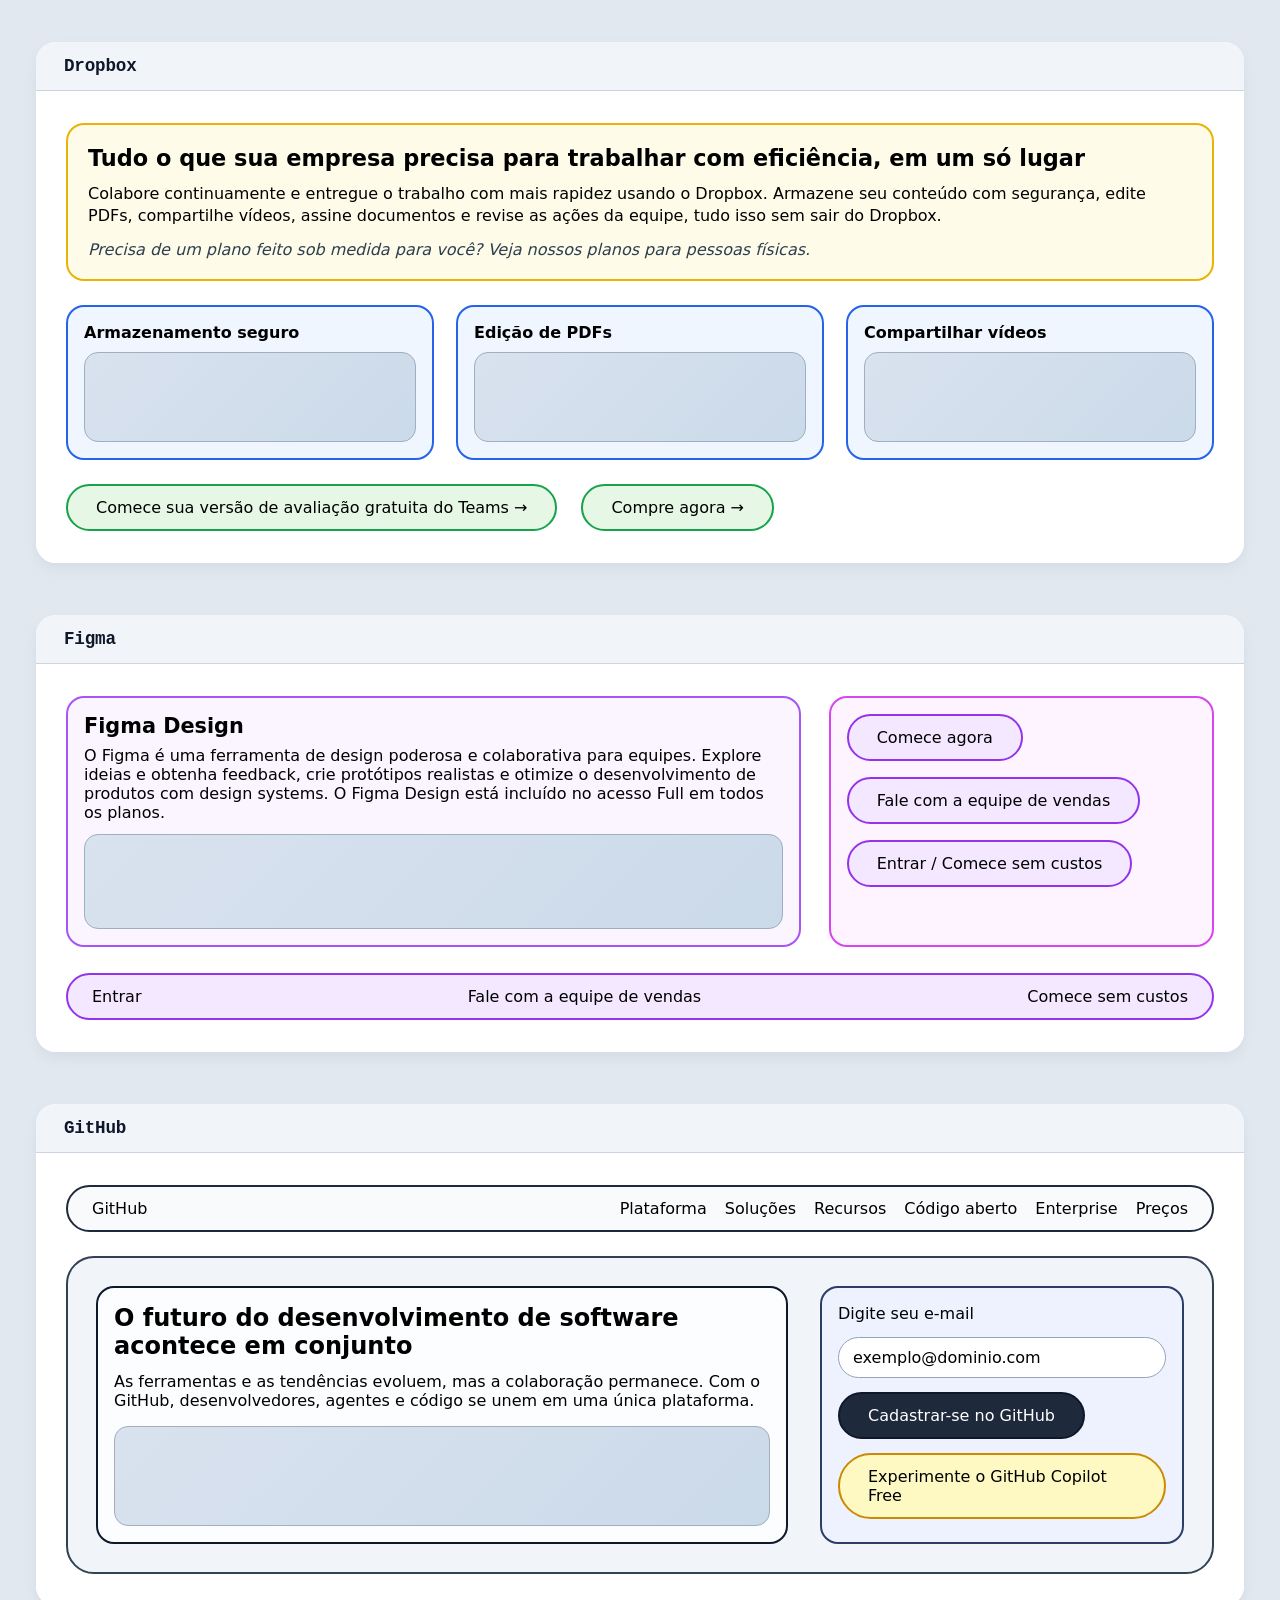
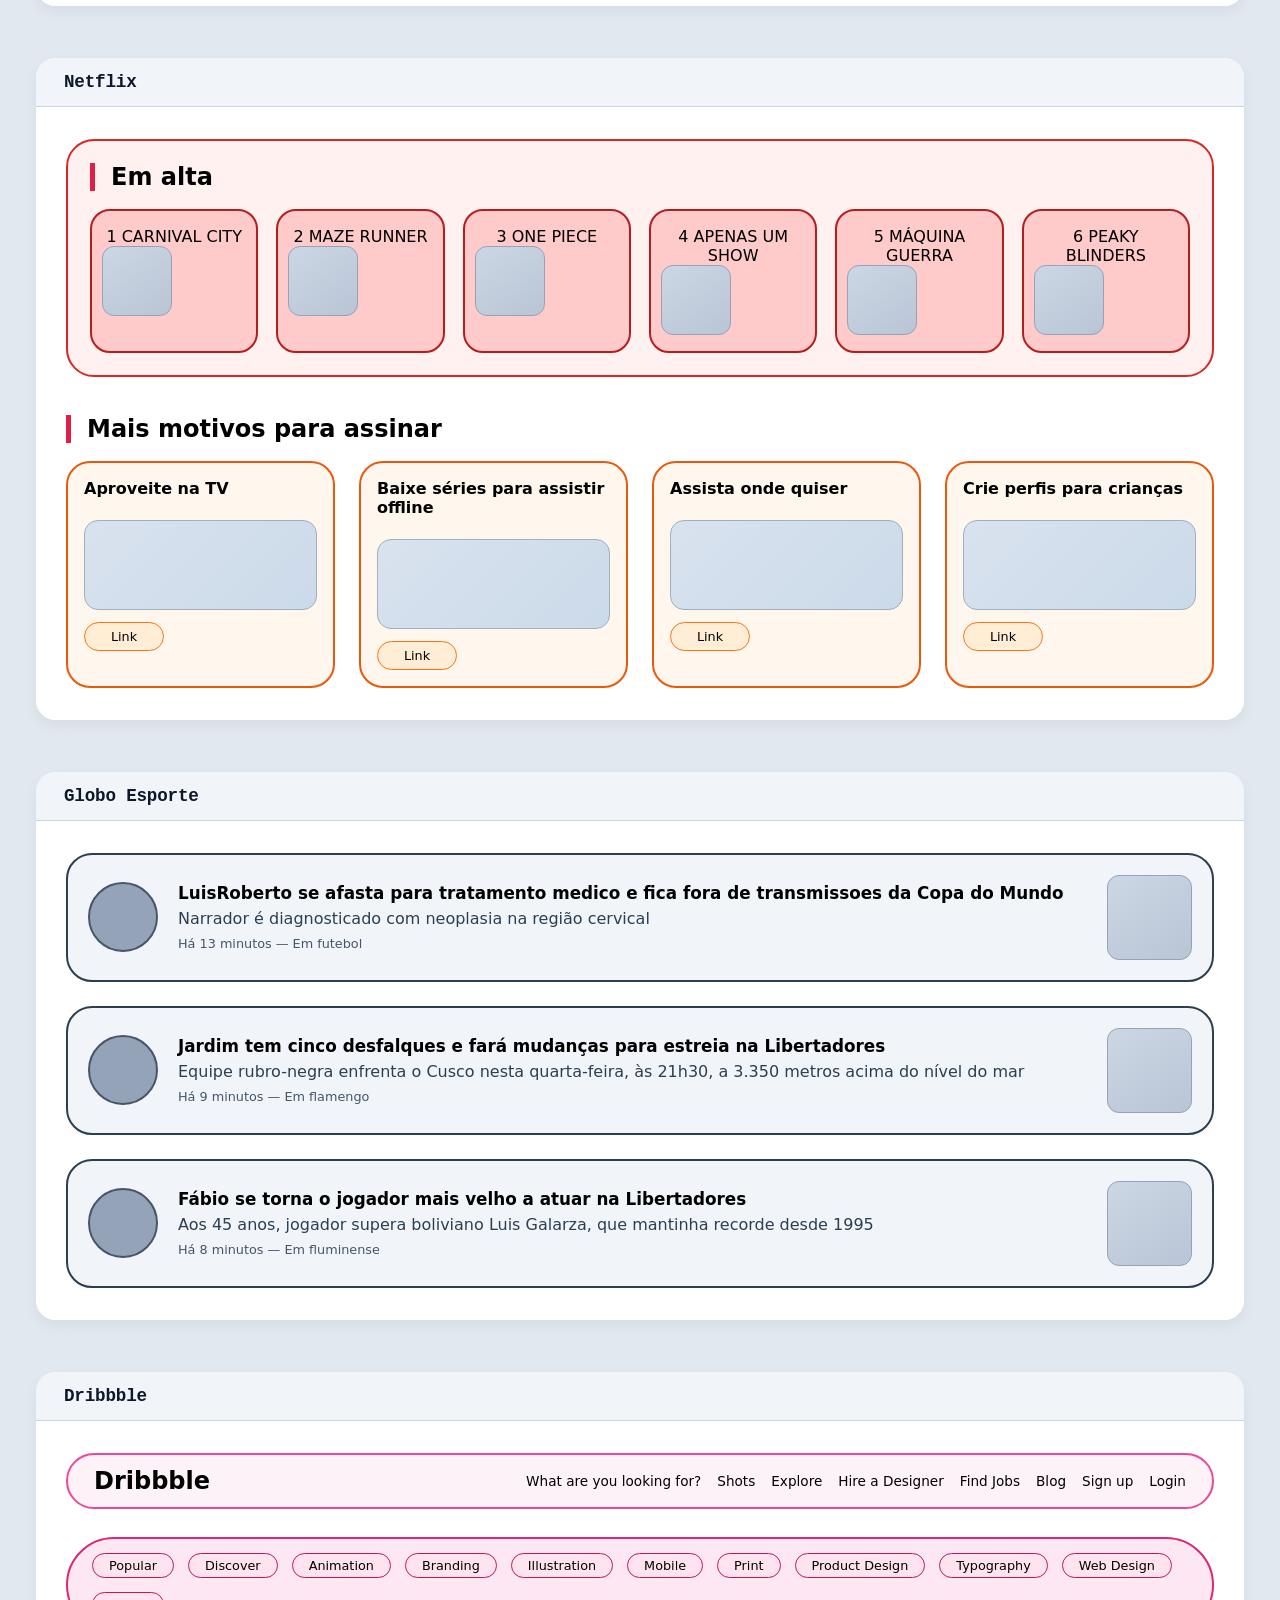
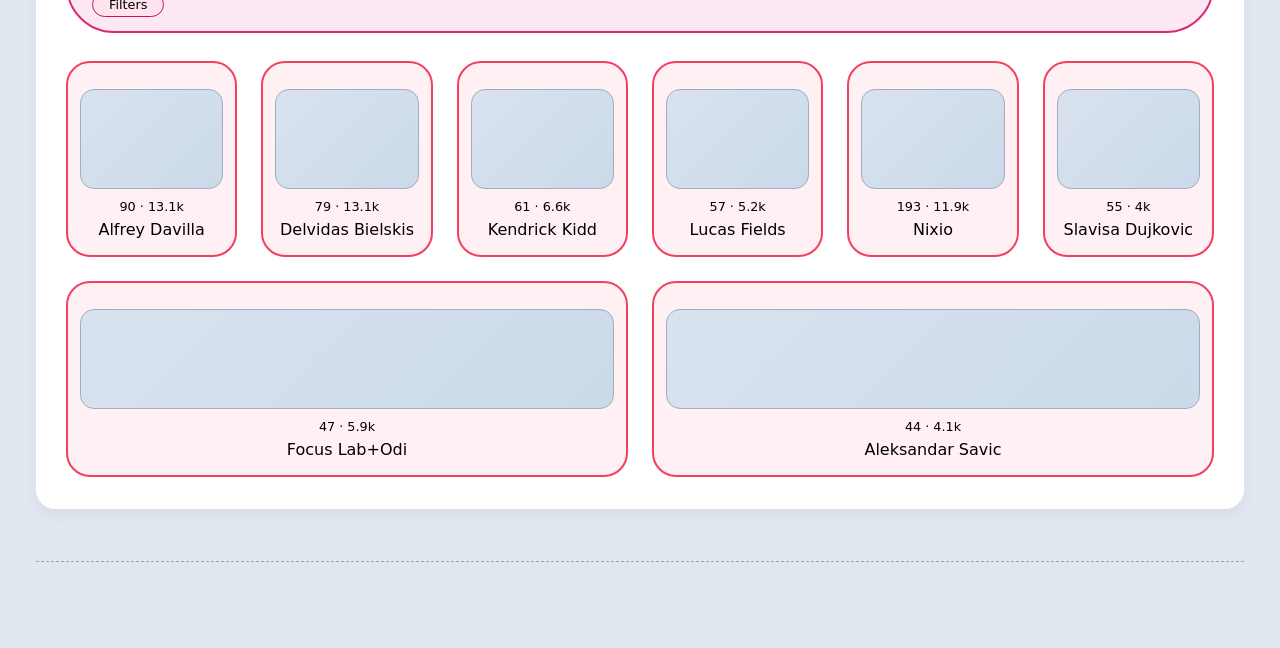
<file: Atividade3/index.html>
<!DOCTYPE html>
<html lang="pt-BR">
<head>
  <meta charset="UTF-8">
  <meta name="viewport" content="width=device-width, initial-scale=1.0">
  <title>Estrutura de Layouts</title>
  <link rel="stylesheet" href="main.css">
</head>
<body>

  <div class="projeto-layout">
    <div class="cabecalho-layout">
      Dropbox
    </div>
    <div class="area-demo">
      <div class="dropbox-estrutura">
        <div class="bloco-titulo">
          <div class="titulo-principal">Tudo o que sua empresa precisa para trabalhar com eficiência, em um só lugar</div>
          <div class="descricao-base">Colabore continuamente e entregue o trabalho com mais rapidez usando o Dropbox. Armazene seu conteúdo com segurança, edite PDFs, compartilhe vídeos, assine documentos e revise as ações da equipe, tudo isso sem sair do Dropbox.</div>
          <div class="chamada-plano">Precisa de um plano feito sob medida para você? Veja nossos planos para pessoas físicas.</div>
        </div>
        <div class="grade-recursos">
          <div class="cartao-recurso">
            <strong>Armazenamento seguro</strong>
            <div class="img-generica"></div>
          </div>
          <div class="cartao-recurso">
            <strong>Edição de PDFs</strong>
            <div class="img-generica"></div>
          </div>
          <div class="cartao-recurso">
            <strong>Compartilhar vídeos</strong>
            <div class="img-generica"></div>
          </div>
        </div>
        <div class="grupo-botoes">
          <div class="botao-slot">Comece sua versão de avaliação gratuita do Teams →</div>
          <div class="botao-slot">Compre agora →</div>
        </div>
      </div>
    </div>
  </div>

  <div class="projeto-layout">
    <div class="cabecalho-layout">
      Figma
    </div>
    <div class="area-demo">
      <div class="figma-container">
        <div class="figma-principal">
          <div class="figma-descricao">
            <div class="figma-titulo">Figma Design</div>
            <div class="figma-texto">O Figma é uma ferramenta de design poderosa e colaborativa para equipes. Explore ideias e obtenha feedback, crie protótipos realistas e otimize o desenvolvimento de produtos com design systems. O Figma Design está incluído no acesso Full em todos os planos.</div>
            <div class="img-generica" style="height: 95px;"></div>
          </div>
          <div class="figma-acoes">
            <div class="botao-slot secundario">Comece agora</div>
            <div class="botao-slot secundario">Fale com a equipe de vendas</div>
            <div class="botao-slot secundario">Entrar / Comece sem custos</div>
          </div>
        </div>
        <div class="figma-barra">
          <span>Entrar</span>
          <span>Fale com a equipe de vendas</span>
          <span>Comece sem custos</span>
        </div>
      </div>
    </div>
  </div>

  <div class="projeto-layout">
    <div class="cabecalho-layout">
      GitHub
    </div>
    <div class="area-demo">
      <div class="github-estrutura">
        <div class="github-nav">
          <div class="logo-github">GitHub</div>
          <div class="nav-links">
            <span>Plataforma</span> <span>Soluções</span> <span>Recursos</span> <span>Código aberto</span> <span>Enterprise</span> <span>Preços</span>
          </div>
        </div>
        <div class="github-hero">
          <div class="hero-conteudo">
            <div class="hero-titulo">O futuro do desenvolvimento de software acontece em conjunto</div>
            <div class="hero-texto">As ferramentas e as tendências evoluem, mas a colaboração permanece. Com o GitHub, desenvolvedores, agentes e código se unem em uma única plataforma.</div>
            <div class="img-generica" style="height: 100px;"></div>
          </div>
          <div class="hero-formulario">
            <div class="label-email">Digite seu e-mail</div>
            <div class="campo-email-simulado">exemplo@dominio.com</div>
            <div class="botao-slot escuro">Cadastrar-se no GitHub</div>
            <div class="botao-slot claro">Experimente o GitHub Copilot Free</div>
          </div>
        </div>
      </div>
    </div>
  </div>

  <div class="projeto-layout">
    <div class="cabecalho-layout">
      Netflix
    </div>
    <div class="area-demo">
      <div class="netflix-bloco">
        <div class="secao-em-alta">
          <div class="titulo-secao">Em alta</div>
          <div class="linha-cards">
            <div class="card-trend"><span>1</span> CARNIVAL CITY<div class="img-pequena"></div></div>
            <div class="card-trend"><span>2</span> MAZE RUNNER<div class="img-pequena"></div></div>
            <div class="card-trend"><span>3</span> ONE PIECE<div class="img-pequena"></div></div>
            <div class="card-trend"><span>4</span> APENAS UM SHOW<div class="img-pequena"></div></div>
            <div class="card-trend"><span>5</span> MÁQUINA GUERRA<div class="img-pequena"></div></div>
            <div class="card-trend"><span>6</span> PEAKY BLINDERS<div class="img-pequena"></div></div>
          </div>
        </div>
        <div class="secao-motivos">
          <div class="titulo-secao">Mais motivos para assinar</div>
          <div class="grade-motivos">
            <div class="motivo-card">
              <div class="motivo-titulo">Aproveite na TV</div>
              <div class="img-generica" style="height: 75px;"></div>
              <div class="link-simulado">Link</div>
            </div>
            <div class="motivo-card">
              <div class="motivo-titulo">Baixe séries para assistir offline</div>
              <div class="img-generica" style="height: 75px;"></div>
              <div class="link-simulado">Link</div>
            </div>
            <div class="motivo-card">
              <div class="motivo-titulo">Assista onde quiser</div>
              <div class="img-generica" style="height: 75px;"></div>
              <div class="link-simulado">Link</div>
            </div>
            <div class="motivo-card">
              <div class="motivo-titulo">Crie perfis para crianças</div>
              <div class="img-generica" style="height: 75px;"></div>
              <div class="link-simulado">Link</div>
            </div>
          </div>
        </div>
      </div>
    </div>
  </div>

  <div class="projeto-layout">
    <div class="cabecalho-layout">
      Globo Esporte
    </div>
    <div class="area-demo">
      <div class="globo-noticias">
        <div class="noticia-item">
          <div class="avatar-circular"></div>
          <div class="noticia-corpo">
            <div class="noticia-titulo">LuisRoberto se afasta para tratamento medico e fica fora de transmissoes da Copa do Mundo</div>
            <div class="noticia-resumo">Narrador é diagnosticado com neoplasia na região cervical</div>
            <div class="info-meta">Há 13 minutos — Em futebol</div>
          </div>
          <div class="img-pequena" style="width: 85px; height: 85px;"></div>
        </div>
        <div class="noticia-item">
          <div class="avatar-circular"></div>
          <div class="noticia-corpo">
            <div class="noticia-titulo">Jardim tem cinco desfalques e fará mudanças para estreia na Libertadores</div>
            <div class="noticia-resumo">Equipe rubro-negra enfrenta o Cusco nesta quarta-feira, às 21h30, a 3.350 metros acima do nível do mar</div>
            <div class="info-meta">Há 9 minutos — Em flamengo</div>
          </div>
          <div class="img-pequena" style="width: 85px; height: 85px;"></div>
        </div>
        <div class="noticia-item">
          <div class="avatar-circular"></div>
          <div class="noticia-corpo">
            <div class="noticia-titulo">Fábio se torna o jogador mais velho a atuar na Libertadores</div>
            <div class="noticia-resumo">Aos 45 anos, jogador supera boliviano Luis Galarza, que mantinha recorde desde 1995</div>
            <div class="info-meta">Há 8 minutos — Em fluminense</div>
          </div>
          <div class="img-pequena" style="width: 85px; height: 85px;"></div>
        </div>
      </div>
    </div>
  </div>

  <div class="projeto-layout">
    <div class="cabecalho-layout">
      Dribbble
    </div>
    <div class="area-demo">
      <div class="dribbble-container">
        <div class="dribbble-header">
          <div class="logo-dribbble">Dribbble</div>
          <div class="menu-links">
            <span>What are you looking for?</span> <span>Shots</span> <span>Explore</span> <span>Hire a Designer</span> <span>Find Jobs</span> <span>Blog</span> <span>Sign up</span> <span>Login</span>
          </div>
        </div>
        <div class="filtros-linha">
          <span class="filtro">Popular</span> <span class="filtro">Discover</span> <span class="filtro">Animation</span> <span class="filtro">Branding</span> <span class="filtro">Illustration</span>
          <span class="filtro">Mobile</span> <span class="filtro">Print</span> <span class="filtro">Product Design</span> <span class="filtro">Typography</span> <span class="filtro">Web Design</span> <span class="filtro">Filters</span>
        </div>
        <div class="galeria-grid">
          <div class="card-shot"><div class="img-generica" style="height: 100px;"></div><div class="stats">90 · 13.1k</div><div>Alfrey Davilla</div></div>
          <div class="card-shot"><div class="img-generica" style="height: 100px;"></div><div class="stats">79 · 13.1k</div><div>Delvidas Bielskis</div></div>
          <div class="card-shot"><div class="img-generica" style="height: 100px;"></div><div class="stats">61 · 6.6k</div><div>Kendrick Kidd</div></div>
          <div class="card-shot"><div class="img-generica" style="height: 100px;"></div><div class="stats">57 · 5.2k</div><div>Lucas Fields</div></div>
          <div class="card-shot"><div class="img-generica" style="height: 100px;"></div><div class="stats">193 · 11.9k</div><div>Nixio</div></div>
          <div class="card-shot"><div class="img-generica" style="height: 100px;"></div><div class="stats">55 · 4k</div><div>Slavisa Dujkovic</div></div>
          <div class="card-shot"><div class="img-generica" style="height: 100px;"></div><div class="stats">47 · 5.9k</div><div>Focus Lab+Odi</div></div>
          <div class="card-shot"><div class="img-generica" style="height: 100px;"></div><div class="stats">44 · 4.1k</div><div>Aleksandar Savic</div></div>
        </div>
      </div>
    </div>
  </div>

  <div class="rodape-info">
  </div>
</body>
</html>
</file>
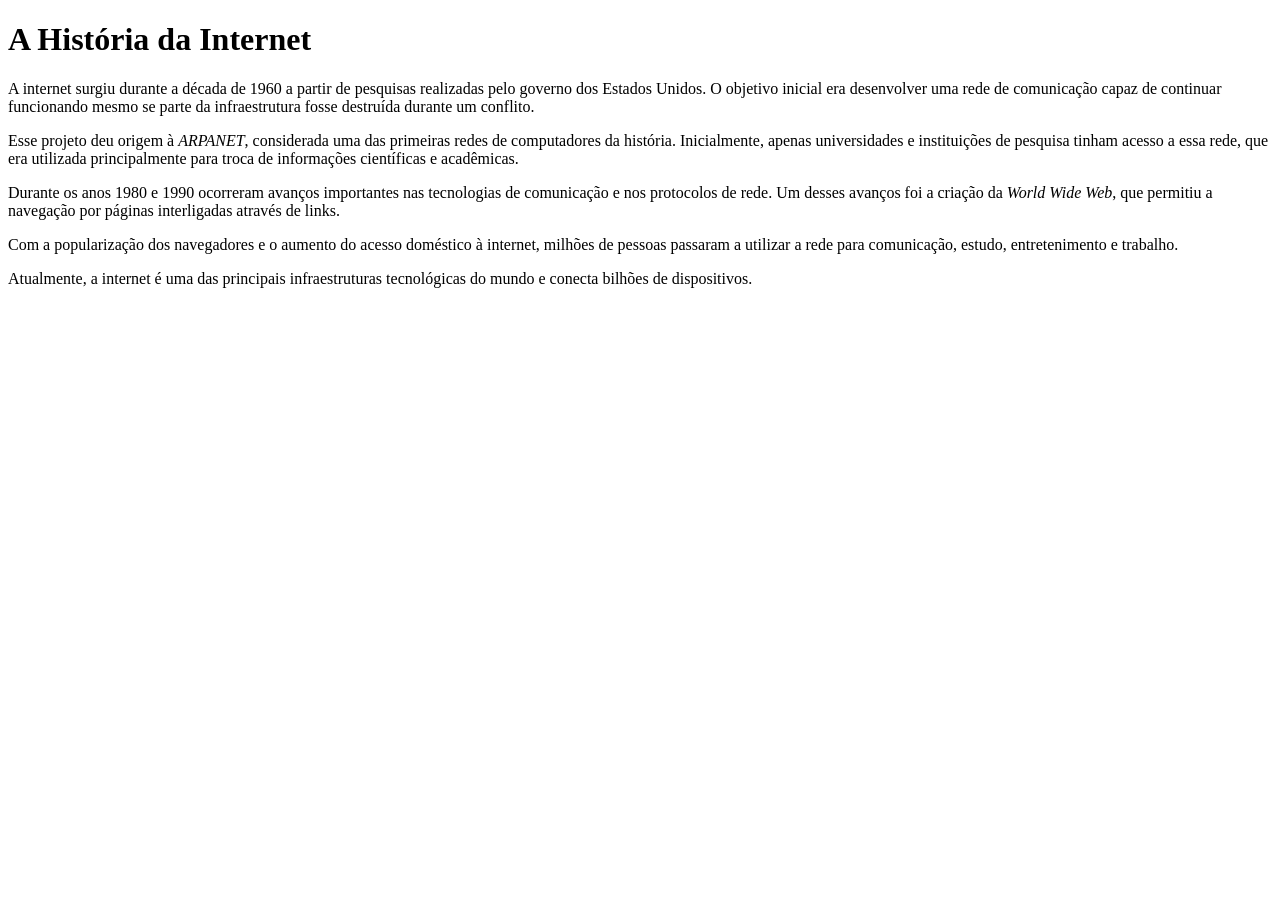
<file: Ex1.html>
<!doctype html>
<html lang="pt-BR">
  <head>
    <meta charset="UTF-8" />
    <meta name="viewport" content="width=device-width, initial-scale=1.0" />
    <title>A História da Internet</title>
  </head>

  <body>
    <h1>A História da Internet</h1>

    <p>
      A internet surgiu durante a década de 1960 a partir de pesquisas realizadas pelo governo dos
      Estados Unidos. O objetivo inicial era desenvolver uma rede de comunicação capaz de continuar
      funcionando mesmo se parte da infraestrutura fosse destruída durante um conflito.
    </p>

    <p>
      Esse projeto deu origem à <em>ARPANET</em>, considerada uma das primeiras redes de
      computadores da história. Inicialmente, apenas universidades e instituições de pesquisa tinham
      acesso a essa rede, que era utilizada principalmente para troca de informações científicas e
      acadêmicas.
    </p>

    <p>
      Durante os anos 1980 e 1990 ocorreram avanços importantes nas tecnologias de comunicação e nos
      protocolos de rede. Um desses avanços foi a criação da <em>World Wide Web</em>, que permitiu a
      navegação por páginas interligadas através de links.
    </p>

    <p>
      Com a popularização dos navegadores e o aumento do acesso doméstico à internet, milhões de
      pessoas passaram a utilizar a rede para comunicação, estudo, entretenimento e trabalho.
    </p>

    <p>
      Atualmente, a internet é uma das principais infraestruturas tecnológicas do mundo e conecta
      bilhões de dispositivos.
    </p>
  </body>
</html>
</file>
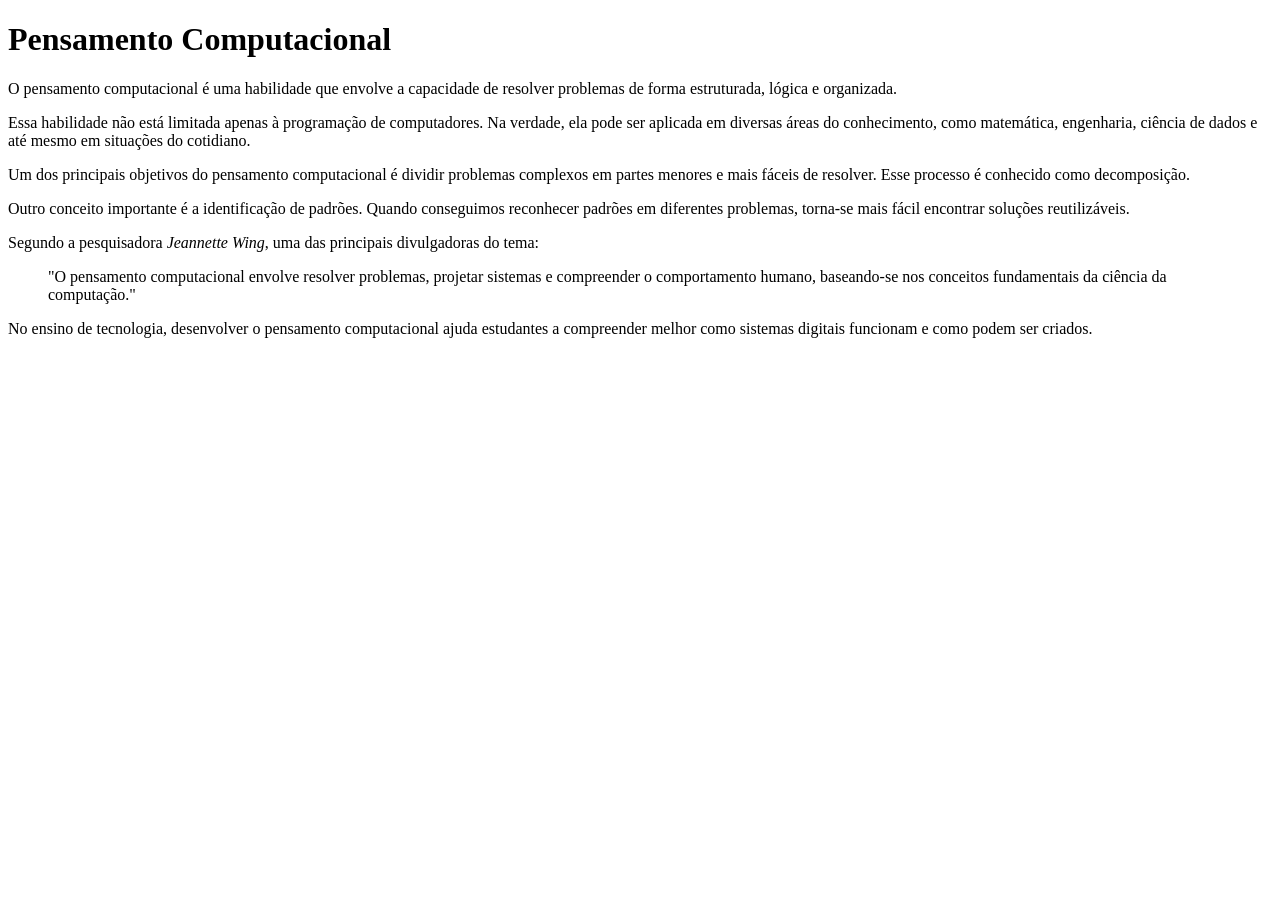
<file: Ex2.html>
<!doctype html>
<html lang="pt-BR">
  <head>
    <meta charset="UTF-8" />
    <meta name="viewport" content="width=device-width, initial-scale=1.0" />
    <title>Pensamento Computacional</title>
  </head>

  <body>
    <h1>Pensamento Computacional</h1>

    <p>
      O pensamento computacional é uma habilidade que envolve a capacidade de resolver problemas de
      forma estruturada, lógica e organizada.
    </p>

    <p>
      Essa habilidade não está limitada apenas à programação de computadores. Na verdade, ela pode
      ser aplicada em diversas áreas do conhecimento, como matemática, engenharia, ciência de dados
      e até mesmo em situações do cotidiano.
    </p>

    <p>
      Um dos principais objetivos do pensamento computacional é dividir problemas complexos em
      partes menores e mais fáceis de resolver. Esse processo é conhecido como decomposição.
    </p>

    <p>
      Outro conceito importante é a identificação de padrões. Quando conseguimos reconhecer padrões
      em diferentes problemas, torna-se mais fácil encontrar soluções reutilizáveis.
    </p>

    <p>
      Segundo a pesquisadora <cite>Jeannette Wing</cite>, uma das principais divulgadoras do tema:
    </p>

    <blockquote>
      "O pensamento computacional envolve resolver problemas, projetar sistemas e compreender o
      comportamento humano, baseando-se nos conceitos fundamentais da ciência da computação."
    </blockquote>

    <p>
      No ensino de tecnologia, desenvolver o pensamento computacional ajuda estudantes a compreender
      melhor como sistemas digitais funcionam e como podem ser criados.
    </p>
  </body>
</html>
</file>
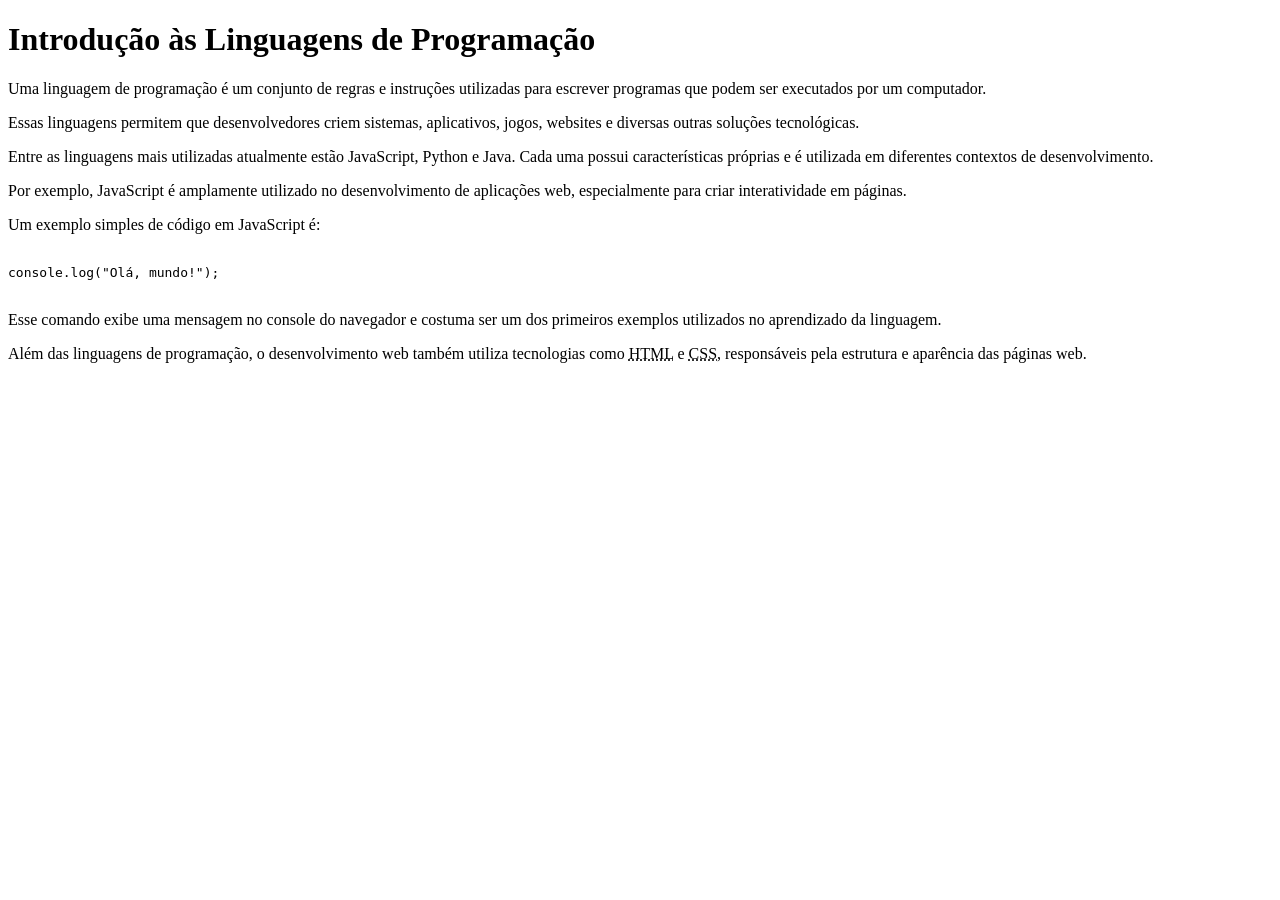
<file: Ex3.html>
<!doctype html>
<html lang="pt-BR">
  <head>
    <meta charset="UTF-8" />
    <meta name="viewport" content="width=device-width, initial-scale=1.0" />
    <title>Introdução às Linguagens de Programação</title>
  </head>

  <body>
    <header>
      <h1>Introdução às Linguagens de Programação</h1>
    </header>

    <main>
      <section>
        <p>
          Uma linguagem de programação é um conjunto de regras e instruções utilizadas para escrever
          programas que podem ser executados por um computador.
        </p>

        <p>
          Essas linguagens permitem que desenvolvedores criem sistemas, aplicativos, jogos, websites
          e diversas outras soluções tecnológicas.
        </p>

        <p>
          Entre as linguagens mais utilizadas atualmente estão JavaScript, Python e Java. Cada uma
          possui características próprias e é utilizada em diferentes contextos de desenvolvimento.
        </p>

        <p>
          Por exemplo, JavaScript é amplamente utilizado no desenvolvimento de aplicações web,
          especialmente para criar interatividade em páginas.
        </p>

        <p>Um exemplo simples de código em JavaScript é:</p>

        <pre><code>
console.log("Olá, mundo!");
        </code></pre>

        <p>
          Esse comando exibe uma mensagem no console do navegador e costuma ser um dos primeiros
          exemplos utilizados no aprendizado da linguagem.
        </p>

        <p>
          Além das linguagens de programação, o desenvolvimento web também utiliza tecnologias como
          <abbr title="HyperText Markup Language">HTML</abbr>
          e
          <abbr title="Cascading Style Sheets">CSS</abbr>, responsáveis pela estrutura e aparência
          das páginas web.
        </p>
      </section>
    </main>
  </body>
</html>
</file>
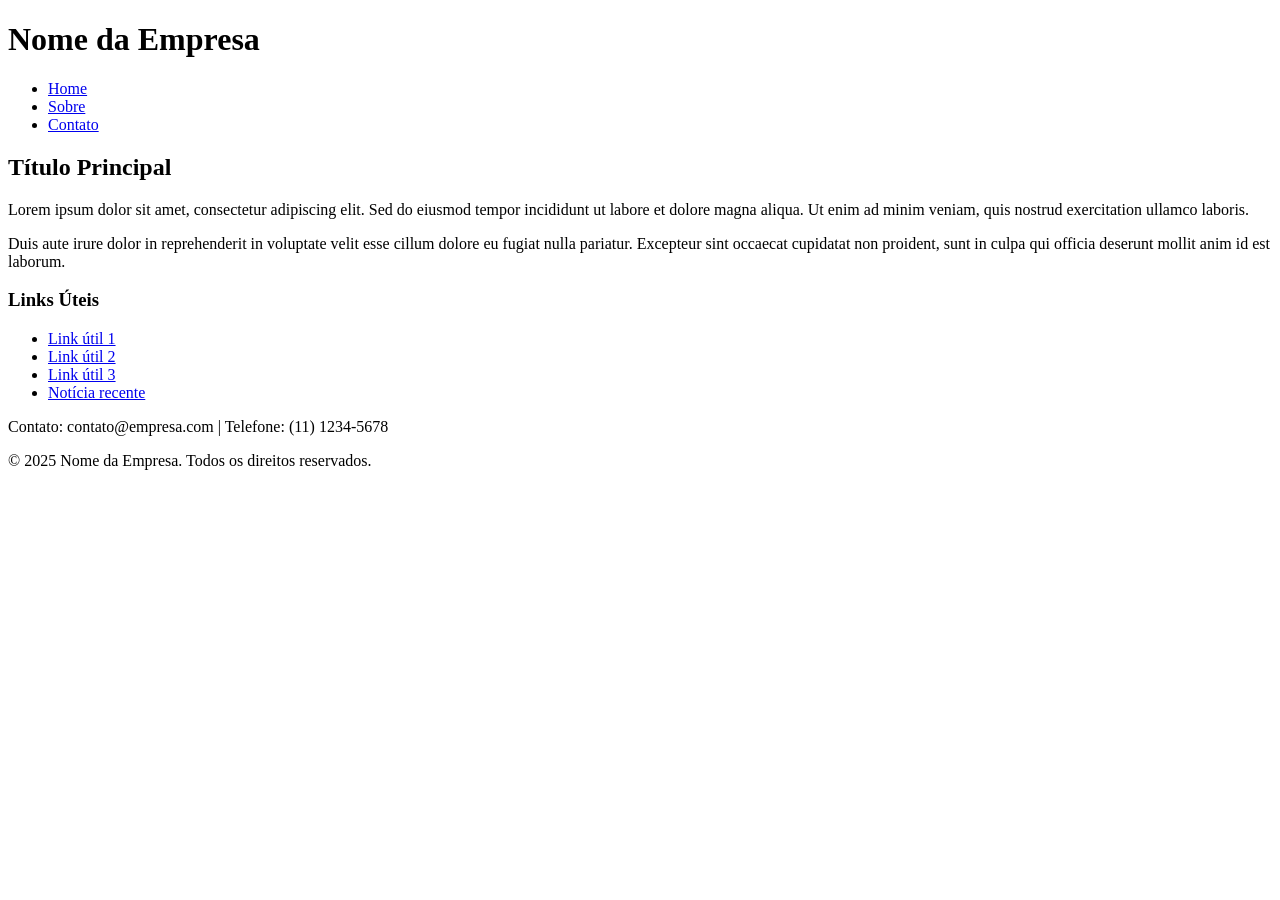
<file: Atividade 2/Exercicio1.html>
<!doctype html>
<html lang="pt-BR">
  <head>
    <meta charset="UTF-8" />
    <meta name="viewport" content="width=device-width, initial-scale=1.0" />
    <title>Site Institucional</title>
  </head>
  <body>
    <header>
      <h1>Nome da Empresa</h1>
      <nav>
        <ul>
          <li><a href="#">Home</a></li>
          <li><a href="#">Sobre</a></li>
          <li><a href="#">Contato</a></li>
        </ul>
      </nav>
    </header>

    <main>
      <section>
        <h2>Título Principal</h2>
        <p>
          Lorem ipsum dolor sit amet, consectetur adipiscing elit. Sed do
          eiusmod tempor incididunt ut labore et dolore magna aliqua. Ut enim ad
          minim veniam, quis nostrud exercitation ullamco laboris.
        </p>
        <p>
          Duis aute irure dolor in reprehenderit in voluptate velit esse cillum
          dolore eu fugiat nulla pariatur. Excepteur sint occaecat cupidatat non
          proident, sunt in culpa qui officia deserunt mollit anim id est
          laborum.
        </p>
      </section>

      <aside>
        <h3>Links Úteis</h3>
        <ul>
          <li><a href="#">Link útil 1</a></li>
          <li><a href="#">Link útil 2</a></li>
          <li><a href="#">Link útil 3</a></li>
          <li><a href="#">Notícia recente</a></li>
        </ul>
      </aside>
    </main>

    <footer>
      <p>Contato: contato@empresa.com | Telefone: (11) 1234-5678</p>
      <p>&copy; 2025 Nome da Empresa. Todos os direitos reservados.</p>
    </footer>
  </body>
</html>
</file>
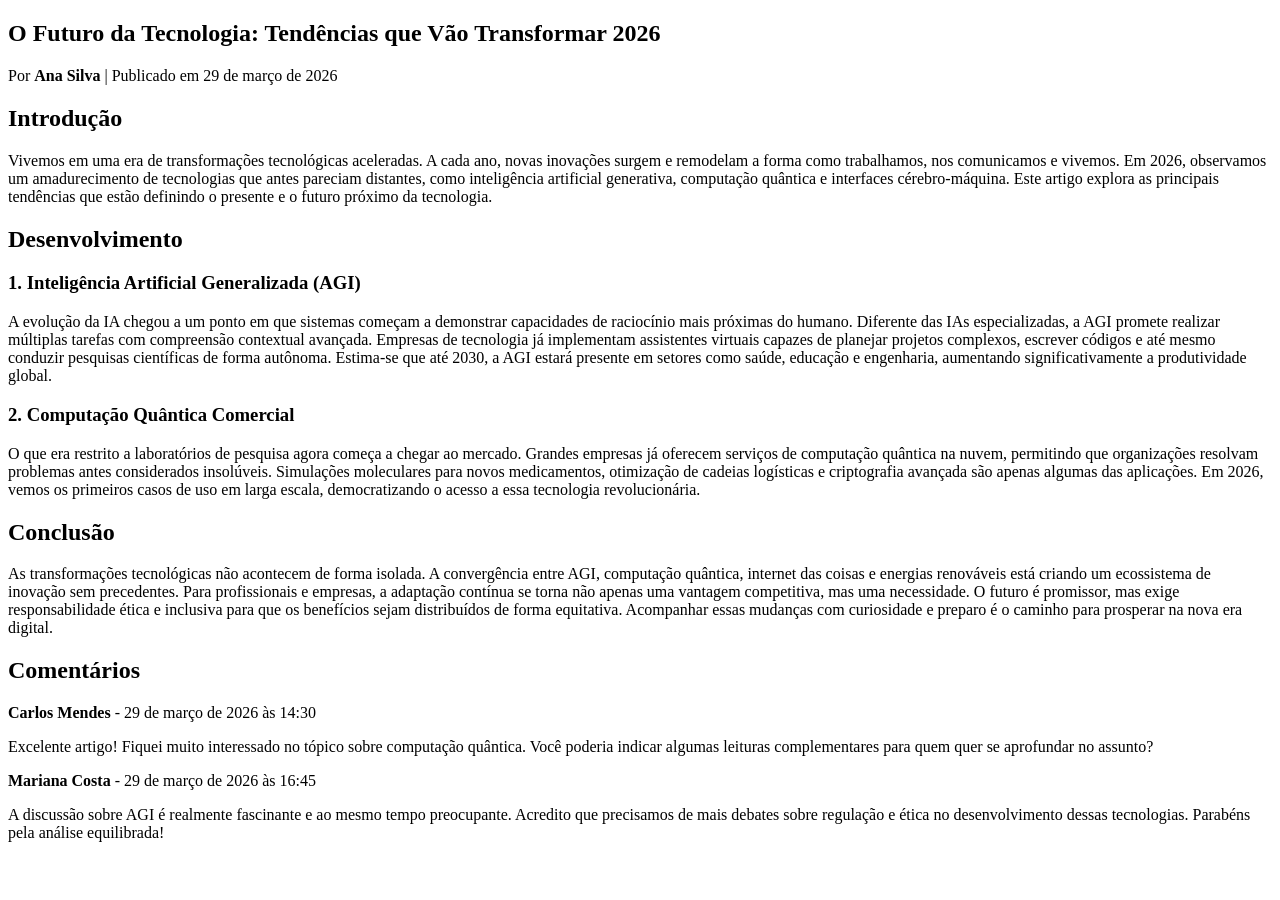
<file: Atividade 2/Exercicio2.html>
<!doctype html>
<html lang="pt-BR">
  <head>
    <meta charset="UTF-8" />
    <meta name="viewport" content="width=device-width, initial-scale=1.0" />
    <title>Artigo: O Futuro da Tecnologia</title>
  </head>
  <body>
    <article>
      <header>
        <h1>O Futuro da Tecnologia: Tendências que Vão Transformar 2026</h1>
      </header>

      <footer>
        <p>
          Por <strong>Ana Silva</strong> | Publicado em
          <time datetime="2026-03-29">29 de março de 2026</time>
        </p>
      </footer>

      <section>
        <h2>Introdução</h2>
        <p>
          Vivemos em uma era de transformações tecnológicas aceleradas. A cada
          ano, novas inovações surgem e remodelam a forma como trabalhamos, nos
          comunicamos e vivemos. Em 2026, observamos um amadurecimento de
          tecnologias que antes pareciam distantes, como inteligência artificial
          generativa, computação quântica e interfaces cérebro-máquina. Este
          artigo explora as principais tendências que estão definindo o presente
          e o futuro próximo da tecnologia.
        </p>
      </section>

      <section>
        <h2>Desenvolvimento</h2>

        <section>
          <h3>1. Inteligência Artificial Generalizada (AGI)</h3>
          <p>
            A evolução da IA chegou a um ponto em que sistemas começam a
            demonstrar capacidades de raciocínio mais próximas do humano.
            Diferente das IAs especializadas, a AGI promete realizar múltiplas
            tarefas com compreensão contextual avançada. Empresas de tecnologia
            já implementam assistentes virtuais capazes de planejar projetos
            complexos, escrever códigos e até mesmo conduzir pesquisas
            científicas de forma autônoma. Estima-se que até 2030, a AGI estará
            presente em setores como saúde, educação e engenharia, aumentando
            significativamente a produtividade global.
          </p>
        </section>

        <section>
          <h3>2. Computação Quântica Comercial</h3>
          <p>
            O que era restrito a laboratórios de pesquisa agora começa a chegar
            ao mercado. Grandes empresas já oferecem serviços de computação
            quântica na nuvem, permitindo que organizações resolvam problemas
            antes considerados insolúveis. Simulações moleculares para novos
            medicamentos, otimização de cadeias logísticas e criptografia
            avançada são apenas algumas das aplicações. Em 2026, vemos os
            primeiros casos de uso em larga escala, democratizando o acesso a
            essa tecnologia revolucionária.
          </p>
        </section>
      </section>

      <section>
        <h2>Conclusão</h2>
        <p>
          As transformações tecnológicas não acontecem de forma isolada. A
          convergência entre AGI, computação quântica, internet das coisas e
          energias renováveis está criando um ecossistema de inovação sem
          precedentes. Para profissionais e empresas, a adaptação contínua se
          torna não apenas uma vantagem competitiva, mas uma necessidade. O
          futuro é promissor, mas exige responsabilidade ética e inclusiva para
          que os benefícios sejam distribuídos de forma equitativa. Acompanhar
          essas mudanças com curiosidade e preparo é o caminho para prosperar na
          nova era digital.
        </p>
      </section>
    </article>

    <section>
      <h2>Comentários</h2>

      <article>
        <header>
          <strong>Carlos Mendes</strong> -
          <time datetime="2026-03-29T14:30:00"
            >29 de março de 2026 às 14:30</time
          >
        </header>
        <p>
          Excelente artigo! Fiquei muito interessado no tópico sobre computação
          quântica. Você poderia indicar algumas leituras complementares para
          quem quer se aprofundar no assunto?
        </p>
      </article>

      <article>
        <header>
          <strong>Mariana Costa</strong> -
          <time datetime="2026-03-29T16:45:00"
            >29 de março de 2026 às 16:45</time
          >
        </header>
        <p>
          A discussão sobre AGI é realmente fascinante e ao mesmo tempo
          preocupante. Acredito que precisamos de mais debates sobre regulação e
          ética no desenvolvimento dessas tecnologias. Parabéns pela análise
          equilibrada!
        </p>
      </article>
    </section>
  </body>
</html>
</file>
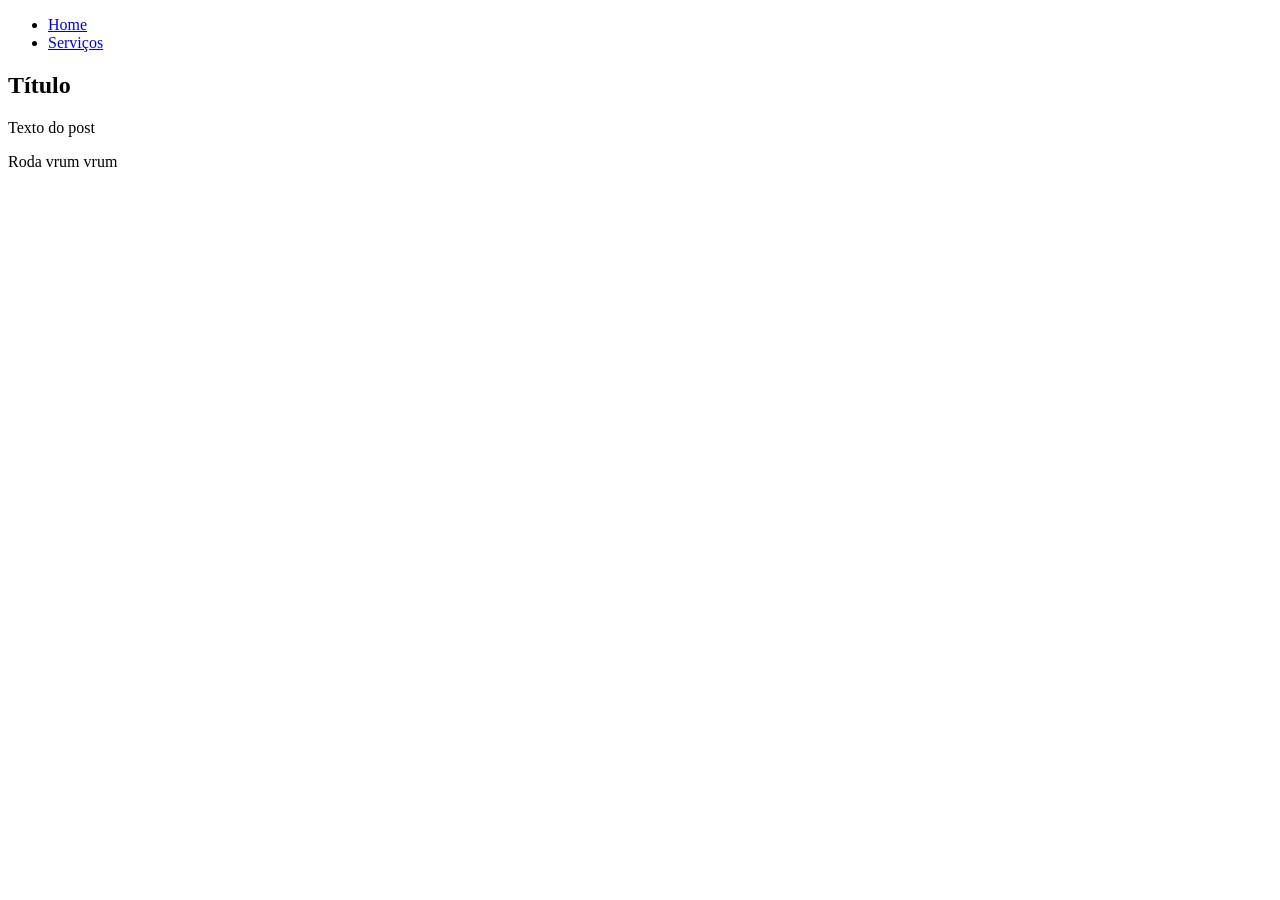
<file: Atividade 2/Exercicio4.html>
<!doctype html>
<html lang="pt-BR">
  <head>
    <meta charset="UTF-8" />
    <meta name="viewport" content="width=device-width, initial-scale=1.0" />
    <title>Documento Semântico</title>
  </head>
  <body>
    <header>
      <nav>
        <ul>
          <li><a href="#">Home</a></li>
          <li><a href="#">Serviços</a></li>
        </ul>
      </nav>
    </header>

    <main>
      <article>
        <header>
          <h1>Título</h1>
        </header>
        <p>Texto do post</p>
      </article>
    </main>

    <footer>
      <p>Roda vrum vrum</p>
    </footer>
  </body>
</html>
</file>
<file: Atividade3/main.css>
* {
  margin: 0;
  padding: 0;
  box-sizing: border-box;
}

body {
  background: #e2e8f0;
  font-family: 'Segoe UI', Roboto, system-ui, -apple-system, BlinkMacSystemFont, 'Helvetica Neue', sans-serif;
  padding: 42px 36px;
}

/* containers principais */
.projeto-layout {
  max-width: 1280px;
  margin: 0 auto 52px auto;
  background: #ffffff;
  border-radius: 20px;
  box-shadow: 0 6px 14px rgba(0, 0, 0, 0.05);
  overflow: hidden;
}

.cabecalho-layout {
  background: #f1f5f9;
  padding: 14px 28px;
  border-bottom: 1px solid #cbd5e1;
  font-weight: 600;
  font-size: 1.1rem;
  color: #0f172a;
  letter-spacing: -0.2px;
  font-family: 'Courier New', monospace;
}

.area-demo {
  padding: 32px 30px;
  background: #ffffff;
}

/* ----- IMAGENS GENÉRICAS (placeholder) ----- */
.img-generica {
  background: #cbd5e1;
  border-radius: 14px;
  display: flex;
  align-items: center;
  justify-content: center;
  font-size: 0.75rem;
  color: #334155;
  font-weight: 500;
  min-height: 90px;
  background-image: linear-gradient(135deg, #d9e2ef 0%, #cbdae9 100%);
  border: 1px solid #a0afc0;
  margin-top: 10px;
}

.img-pequena {
  background: #cbd5e1;
  border-radius: 12px;
  width: 70px;
  height: 70px;
  background-image: linear-gradient(145deg, #ccd7e6, #b9c4d4);
  border: 1px solid #94a3b8;
  flex-shrink: 0;
}

/* bordas e cores para todos os slots (visual estrutural) */
.bloco-titulo, .cartao-recurso, .botao-slot, .figma-descricao, .figma-acoes, 
.figma-barra, .github-nav, .hero-conteudo, .hero-formulario, .card-trend, 
.motivo-card, .noticia-item, .dribbble-header, .filtros-linha, .card-shot {
  border: 2px solid #3b82f6;
  background-color: rgba(59, 130, 246, 0.05);
  border-radius: 18px;
  padding: 16px;
}

/* variação de cor para alguns elementos */
.botao-slot.escuro {
  background: #1e293b;
  border-color: #0f172a;
  color: white;
}

.botao-slot.claro {
  background: #fef9c3;
  border-color: #ca8a04;
}

.botao-slot.secundario {
  background: #f3e8ff;
  border-color: #9333ea;
}

/* ========== LAYOUT 1: DROPBOX ========== */
.dropbox-estrutura {
  display: flex;
  flex-direction: column;
  gap: 24px;
}

.bloco-titulo {
  background: #fefce8;
  border-color: #eab308;
  padding: 20px;
}

.titulo-principal {
  font-weight: 700;
  font-size: 1.4rem;
  margin-bottom: 12px;
}

.descricao-base {
  margin-bottom: 12px;
  line-height: 1.4;
}

.chamada-plano {
  font-style: italic;
  color: #2d3e50;
  margin-top: 8px;
}

.grade-recursos {
  display: flex;
  flex-wrap: wrap;
  gap: 22px;
}

.cartao-recurso {
  flex: 1;
  min-width: 150px;
  background: #eff6ff;
  border-color: #2563eb;
}

.grupo-botoes {
  display: flex;
  flex-wrap: wrap;
  gap: 24px;
}

.botao-slot {
  background: #e6f7e6;
  border-color: #16a34a;
  border-radius: 60px;
  padding: 12px 28px;
  width: fit-content;
  font-weight: 500;
  cursor: default;
}

/* ========== LAYOUT 2: FIGMA ========== */
.figma-container {
  display: flex;
  flex-direction: column;
  gap: 26px;
}

.figma-principal {
  display: flex;
  flex-wrap: wrap;
  gap: 28px;
}

.figma-descricao {
  flex: 2;
  background: #faf5ff;
  border-color: #a855f7;
}

.figma-titulo {
  font-weight: 700;
  font-size: 1.3rem;
  margin-bottom: 8px;
}

.figma-texto {
  margin-bottom: 12px;
}

.figma-acoes {
  flex: 1;
  background: #fdf4ff;
  border-color: #d946ef;
  display: flex;
  flex-direction: column;
  gap: 16px;
}

.figma-barra {
  display: flex;
  flex-wrap: wrap;
  justify-content: space-between;
  background: #f3e8ff;
  border-color: #9333ea;
  border-radius: 60px;
  padding: 12px 24px;
}

/* ========== LAYOUT 3: GITHUB ========== */
.github-estrutura {
  display: flex;
  flex-direction: column;
  gap: 24px;
}

.github-nav {
  display: flex;
  flex-wrap: wrap;
  justify-content: space-between;
  align-items: center;
  background: #f8fafc;
  border-color: #1e293b;
  border-radius: 60px;
  padding: 12px 24px;
}

.nav-links {
  display: flex;
  flex-wrap: wrap;
  gap: 18px;
  font-weight: 500;
}

.github-hero {
  display: flex;
  flex-wrap: wrap;
  gap: 32px;
  background: #f1f5f9;
  border: 2px solid #334155;
  border-radius: 28px;
  padding: 28px;
}

.hero-conteudo {
  flex: 2;
  background: none;
  border: 2px solid #0f172a;
  background: #ffffffcc;
}

.hero-titulo {
  font-size: 1.5rem;
  font-weight: 700;
  margin-bottom: 12px;
}

.hero-texto {
  margin-bottom: 16px;
}

.hero-formulario {
  flex: 1;
  background: #eef2ff;
  border-color: #2c3e66;
  display: flex;
  flex-direction: column;
  gap: 14px;
}

.campo-email-simulado {
  background: white;
  padding: 10px 14px;
  border-radius: 40px;
  border: 1px solid #94a3b8;
}

/* ========== LAYOUT 4: NETFLIX ========== */
.netflix-bloco {
  display: flex;
  flex-direction: column;
  gap: 38px;
}

.secao-em-alta {
  background: #fff1f0;
  border: 2px solid #dc2626;
  border-radius: 28px;
  padding: 22px;
}

.titulo-secao {
  font-size: 1.5rem;
  font-weight: 700;
  margin-bottom: 18px;
  border-left: 5px solid #e11d48;
  padding-left: 16px;
}

.linha-cards {
  display: flex;
  flex-wrap: wrap;
  gap: 18px;
}

.card-trend {
  flex: 1;
  min-width: 110px;
  background: #fecaca;
  border-color: #b91c1c;
  border-radius: 20px;
  padding: 16px 10px;
  text-align: center;
  font-weight: 500;
}

.grade-motivos {
  display: flex;
  flex-wrap: wrap;
  gap: 24px;
}

.motivo-card {
  flex: 1;
  min-width: 170px;
  background: #fff7ed;
  border-color: #ea580c;
  border-radius: 24px;
  display: flex;
  flex-direction: column;
  gap: 12px;
}

.motivo-titulo {
  font-weight: 600;
}

.link-simulado {
  border: 1px solid #f97316;
  background: #ffedd5;
  border-radius: 60px;
  padding: 6px 0;
  text-align: center;
  width: 80px;
  font-size: 0.8rem;
}

/* ========== LAYOUT 5: GLOBO ESPORTE ========== */
.globo-noticias {
  display: flex;
  flex-direction: column;
  gap: 24px;
}

.noticia-item {
  display: flex;
  flex-wrap: wrap;
  gap: 20px;
  align-items: center;
  background: #f1f5f9;
  border-color: #2c3e50;
  border-radius: 26px;
  padding: 20px;
}

.avatar-circular {
  width: 70px;
  height: 70px;
  background: #94a3b8;
  border-radius: 50%;
  border: 2px solid #475569;
  flex-shrink: 0;
}

.noticia-corpo {
  flex: 1;
}

.noticia-titulo {
  font-weight: 700;
  font-size: 1.05rem;
  margin-bottom: 6px;
}

.noticia-resumo {
  margin-bottom: 8px;
  color: #2d3e50;
}

.info-meta {
  font-size: 0.8rem;
  color: #475569;
}

/* ========== LAYOUT 6: DRIBBBLE ========== */
.dribbble-container {
  display: flex;
  flex-direction: column;
  gap: 28px;
}

.dribbble-header {
  display: flex;
  flex-wrap: wrap;
  justify-content: space-between;
  align-items: center;
  background: #fdf2f8;
  border-color: #ec489a;
  border-radius: 50px;
  padding: 12px 26px;
}

.logo-dribbble {
  font-weight: 800;
  font-size: 1.5rem;
}

.menu-links {
  display: flex;
  flex-wrap: wrap;
  gap: 16px;
  font-size: 0.85rem;
}

.filtros-linha {
  display: flex;
  flex-wrap: wrap;
  gap: 14px;
  background: #fce7f3;
  border-color: #db2777;
  border-radius: 60px;
  padding: 14px 24px;
}

.filtro {
  background: #ffe4f0;
  border: 1px solid #be185d;
  border-radius: 40px;
  padding: 4px 16px;
  font-size: 0.8rem;
}

.galeria-grid {
  display: flex;
  flex-wrap: wrap;
  gap: 24px;
}

.card-shot {
  flex: 1 1 170px;
  background: #fff0f3;
  border-color: #f43f5e;
  border-radius: 24px;
  text-align: center;
  padding: 16px 12px;
}

.stats {
  margin: 10px 0 6px;
  font-size: 0.8rem;
}

/* rodapé simples */
.rodape-info {
  max-width: 1280px;
  margin: 30px auto 20px auto;
  text-align: center;
  font-size: 0.75rem;
  color: #334155;
  border-top: 1px dashed #94a3b8;
  padding-top: 24px;
  font-family: monospace;
}
</file>
